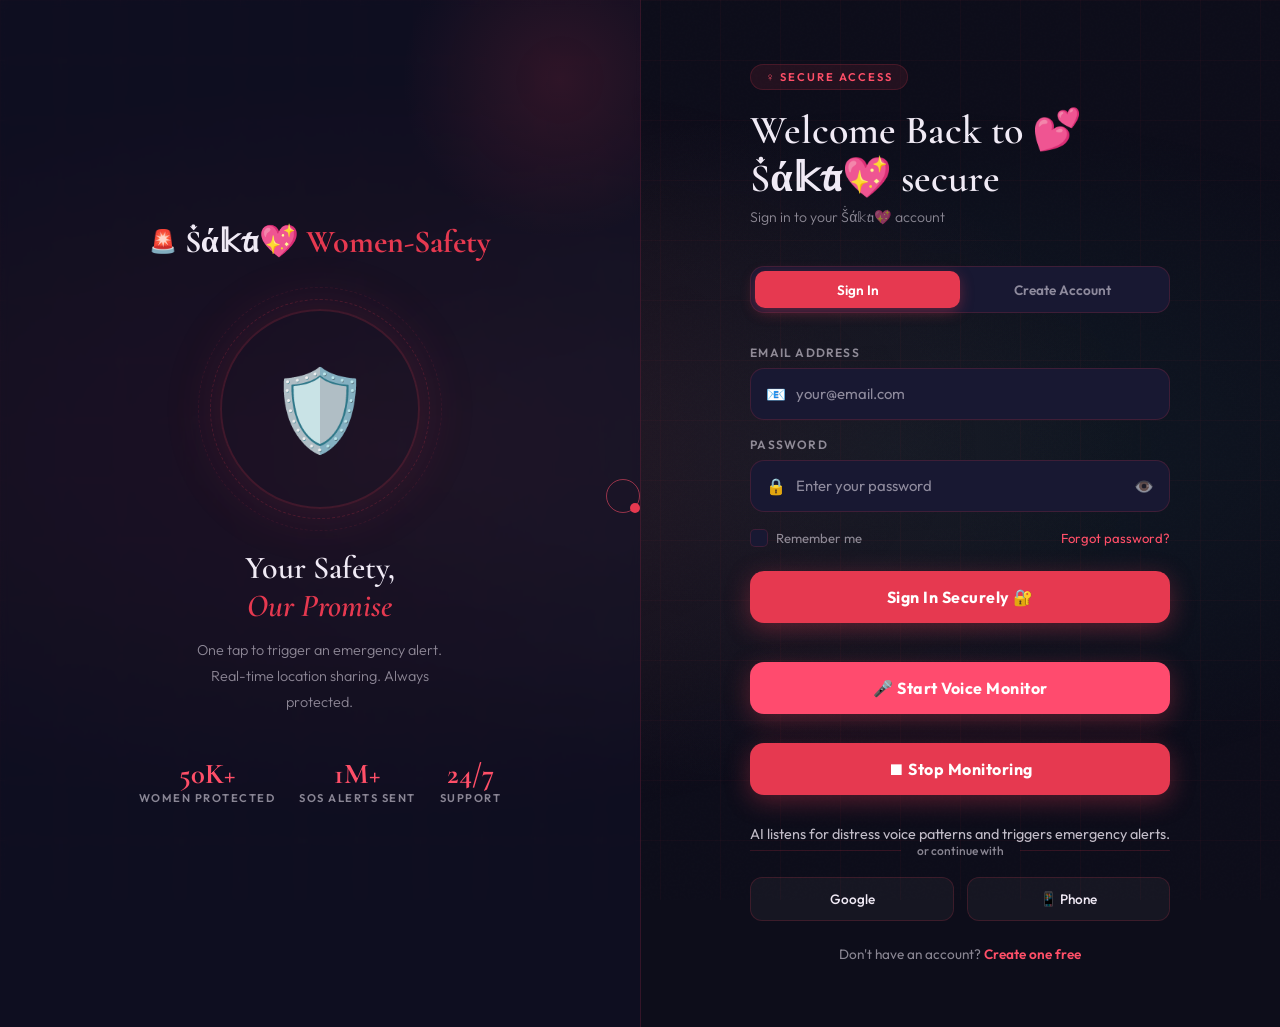
<file: index.html>
<!DOCTYPE html>
<html lang="en">
<head>
<meta charset="UTF-8">
<meta name="viewport" content="width=device-width, initial-scale=1.0">

<title>Login — Sakti-Ai</title>

<link href="https://fonts.googleapis.com/css2?family=Cormorant+Garamond:ital,wght@0,300;0,600;0,700;1,300;1,600&family=Outfit:wght@300;400;500;600;700&display=swap" rel="stylesheet">

<link rel="stylesheet" href="style.css">
</head>

<body>

<div id="cur"></div>
<div id="cur-ring"></div>

<div class="bg-glow"></div>
<div class="bg-grid"></div>

<div id="toast">
<span id="ti">✅</span>
<span id="tm">Done</span>
<div class="toast-bar"></div>
</div>

<div class="page">

<!-- LEFT PANEL -->
<div class="left-panel">

<a class="brand" href="index.html">
<span style="font-size:1.4rem">🚨</span>
<span class="brand-name">Ṧά𝕜𝓽ⲓ💖<span class="brand-dot"> Women-Safety</span></span>
</a>

<div class="left-visual">
<span class="shield-icon">🛡️</span>
</div>

<div class="left-title">
Your Safety,<br><em>Our Promise</em>
</div>

<div class="left-desc">
One tap to trigger an emergency alert. Real-time location sharing. Always protected.
</div>

<div class="left-stats">

<div class="stat">
<div class="stat-num">50K+</div>
<div class="stat-lbl">Women Protected</div>
</div>

<div class="stat">
<div class="stat-num">1M+</div>
<div class="stat-lbl">SOS Alerts Sent</div>
</div>

<div class="stat">
<div class="stat-num">24/7</div>
<div class="stat-lbl">Support</div>
</div>

</div>
</div>


<!-- RIGHT PANEL -->
<div class="right-panel">

<div class="form-card">

<div class="form-header">
<div class="form-eyebrow">♀ Secure Access</div>

<div class="form-title" id="formTitle">
Welcome Back to 💕Ṧά𝕜𝓽ⲓ💖 secure
</div>

<div class="form-sub" id="formSub">
Sign in to your Ṧά𝕜𝓽ⲓ💖 account
</div>
</div>


<!-- TABS -->
<div class="tabs">
<button class="tab active" onclick="switchTab('login')">Sign In</button>
<button class="tab" onclick="switchTab('signup')">Create Account</button>
</div>



<!-- LOGIN FORM -->
<div id="loginForm">

<div class="form-group">
<label class="form-label">Email Address</label>
<div class="input-wrap">
<span class="input-icon">📧</span>
<input type="email" class="form-input" placeholder="your@email.com" id="loginEmail">
</div>
</div>


<div class="form-group">
<label class="form-label">Password</label>
<div class="input-wrap">
<span class="input-icon">🔒</span>
<input type="password" class="form-input" placeholder="Enter your password" id="loginPass" style="padding-right:3rem;">
<button class="eye-btn" onclick="togglePass('loginPass', this)">👁️</button>
</div>
</div>


<div class="form-options">

<label class="remember">
<input type="checkbox">
<div class="cb"></div>
<span>Remember me</span>
</label>

<a href="#" class="forgot-link">Forgot password?</a>

</div>



<button class="submit-btn" onclick="handleLogin()">
Sign In Securely 🔐
</button>


<!-- AI VOICE DISTRESS DETECTION SECTION -->

<div style="margin-top:20px;text-align:center;">

<button class="submit-btn" onclick="startRecording()" style="background:#ff4b6e;">
🎤 Start Voice Monitor
</button>

<button class="submit-btn" onclick="stopRecording()" style="margin-top:10px;">
⏹ Stop Monitoring
</button>

<p style="margin-top:10px;font-size:0.9rem;opacity:0.8;">
AI listens for distress voice patterns and triggers emergency alerts.
</p>

</div>



<div class="divider">
<span>or continue with</span>
</div>


<div class="social-btns">

<button class="social-btn" onclick="toast('🔗','Google login coming soon!')">
Google
</button>

<button class="social-btn" onclick="toast('📱','Phone login coming soon!')">
📱 Phone
</button>

</div>

<div class="switch-text">
Don't have an account?
<span class="switch-link" onclick="switchTab('signup')">Create one free</span>
</div>

</div>



<!-- SIGNUP FORM -->
<div id="signupForm" style="display:none;">

<div class="signup-row">

<div class="form-group">
<label class="form-label">First Name</label>
<div class="input-wrap">
<span class="input-icon">👤</span>
<input type="text" class="form-input" placeholder="Dhananjay">
</div>
</div>

<div class="form-group">
<label class="form-label">Last Name</label>
<div class="input-wrap">
<span class="input-icon">👤</span>
<input type="text" class="form-input" placeholder="Kumar">
</div>
</div>

</div>


<div class="form-group">
<label class="form-label">Email Address</label>
<div class="input-wrap">
<span class="input-icon">📧</span>
<input type="email" class="form-input" placeholder="your@email.com">
</div>
</div>


<div class="form-group">
<label class="form-label">Phone Number</label>
<div class="input-wrap">
<span class="input-icon">📞</span>
<input type="tel" class="form-input" placeholder="+917050705870">
</div>
</div>


<div class="form-group">

<label class="form-label">Password</label>

<div class="input-wrap">
<span class="input-icon">🔒</span>

<input type="password" class="form-input"
placeholder="Create strong password"
id="signupPass"
style="padding-right:3rem;"
oninput="checkStrength(this.value)">

<button class="eye-btn" onclick="togglePass('signupPass',this)">👁️</button>

</div>


<div class="strength-bar">
<div class="strength-seg" id="s1"></div>
<div class="strength-seg" id="s2"></div>
<div class="strength-seg" id="s3"></div>
<div class="strength-seg" id="s4"></div>
</div>

<div class="strength-label" id="strengthLabel">
Enter a password
</div>

</div>


<button class="submit-btn" onclick="handleSignup()">
Create Account ✨
</button>

<div class="switch-text">
Already have an account?
<span class="switch-link" onclick="switchTab('login')">Sign in</span>
</div>

</div>

</div>
</div>
</div>


<script src="script.js"></script>

</body>
</html>
</file>
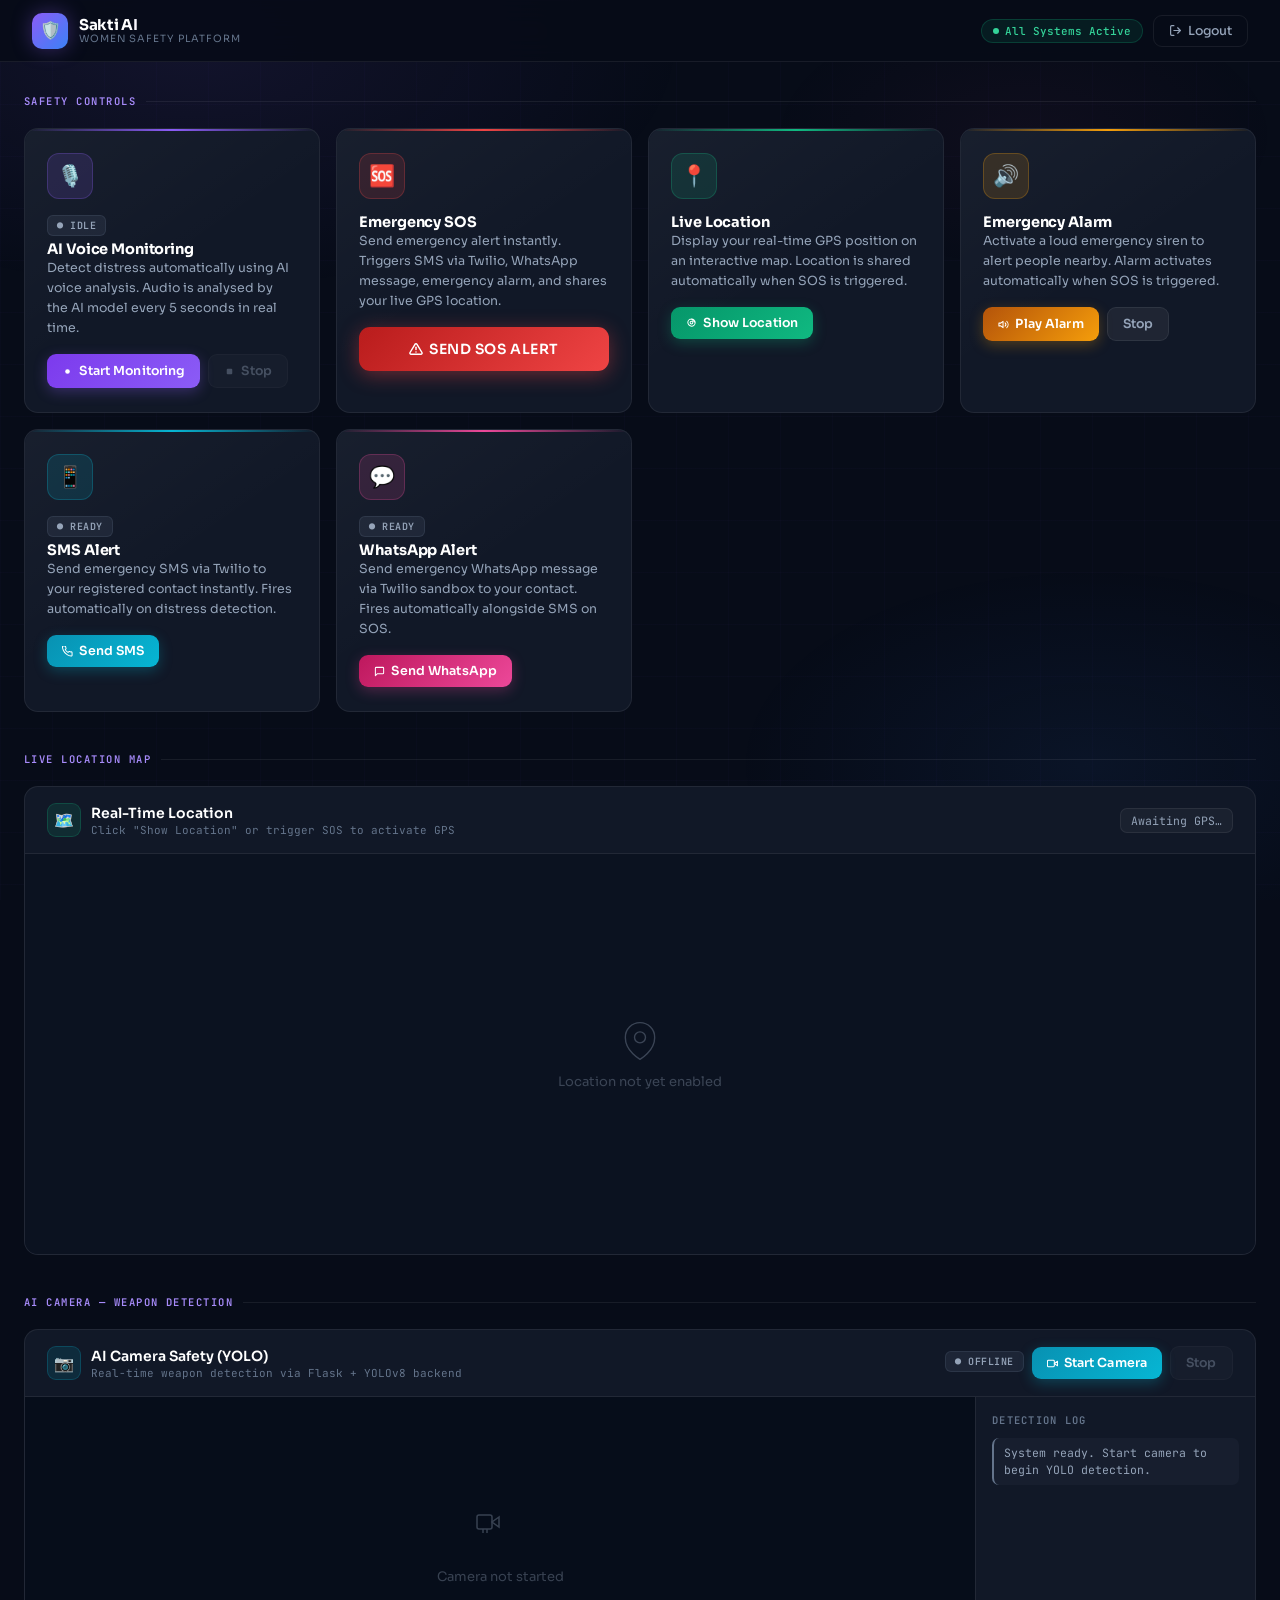
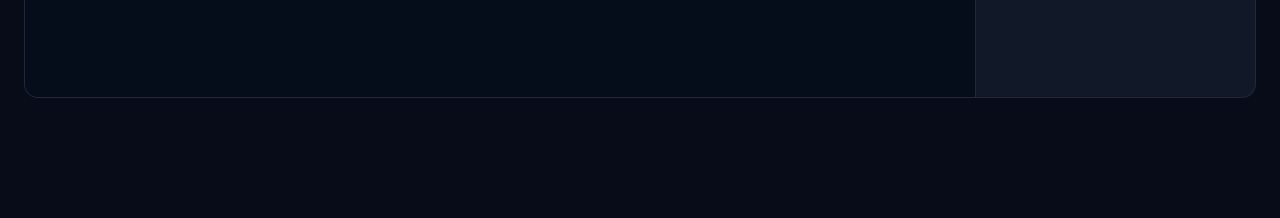
<file: dashboard.html>
<!DOCTYPE html>
<html lang="en">
<head>
<meta charset="UTF-8"/>
<meta name="viewport" content="width=device-width, initial-scale=1.0"/>
<title>Sakti AI — Women Safety</title>
<link href="https://fonts.googleapis.com/css2?family=Sora:wght@300;400;500;600;700;800&family=JetBrains+Mono:wght@400;500;600&display=swap" rel="stylesheet"/>
<style>
*,*::before,*::after{box-sizing:border-box;margin:0;padding:0}
:root{
  --bg:#070c18;--surface:#0d1424;--card:#111827;--card2:#141e30;
  --border:rgba(255,255,255,0.07);--border-hi:rgba(139,92,246,0.4);
  --purple:#8b5cf6;--purple2:#a78bfa;--blue:#3b82f6;--red:#ef4444;
  --green:#10b981;--amber:#f59e0b;--teal:#06b6d4;--pink:#ec4899;
  --text:#e2e8f0;--muted:#64748b;--dim:#94a3b8;
  --font:'Sora',sans-serif;--mono:'JetBrains Mono',monospace;--r:14px;
}
html{scroll-behavior:smooth}
body{font-family:var(--font);background:var(--bg);color:var(--text);min-height:100vh;overflow-x:hidden}
body::before{
  content:'';position:fixed;inset:0;pointer-events:none;z-index:0;
  background:
    radial-gradient(ellipse 70% 50% at 15% 5%,rgba(139,92,246,0.09) 0%,transparent 55%),
    radial-gradient(ellipse 50% 40% at 85% 85%,rgba(59,130,246,0.07) 0%,transparent 55%),
    radial-gradient(ellipse 40% 30% at 80% 15%,rgba(236,72,153,0.04) 0%,transparent 50%)
}
body::after{
  content:'';position:fixed;inset:0;pointer-events:none;z-index:0;
  background-image:linear-gradient(rgba(139,92,246,0.025) 1px,transparent 1px),linear-gradient(90deg,rgba(139,92,246,0.025) 1px,transparent 1px);
  background-size:52px 52px
}

/* HEADER */
header{
  position:sticky;top:0;z-index:100;
  display:flex;align-items:center;justify-content:space-between;
  padding:0 2rem;height:62px;
  background:rgba(7,12,24,0.9);backdrop-filter:blur(20px);
  border-bottom:1px solid var(--border)
}
.logo{display:flex;align-items:center;gap:11px}
.logo-mark{
  width:36px;height:36px;border-radius:10px;flex-shrink:0;font-size:17px;
  background:linear-gradient(135deg,var(--purple),var(--blue));
  display:grid;place-items:center;box-shadow:0 0 20px rgba(139,92,246,0.35)
}
.logo-copy{display:flex;flex-direction:column;line-height:1.1}
.logo-name{
  font-size:15px;font-weight:700;letter-spacing:-0.02em;
  background:linear-gradient(90deg,#fff 30%,var(--purple2));
  -webkit-background-clip:text;-webkit-text-fill-color:transparent;background-clip:text
}
.logo-tag{font-size:10px;color:var(--muted);letter-spacing:0.1em;text-transform:uppercase;-webkit-text-fill-color:var(--muted)}
.hdr-right{display:flex;align-items:center;gap:10px}
.sys-pill{
  display:flex;align-items:center;gap:6px;
  background:rgba(16,185,129,0.1);border:1px solid rgba(16,185,129,0.22);
  border-radius:20px;padding:4px 11px;font-size:11px;font-weight:500;color:#34d399;font-family:var(--mono)
}
.sys-dot{width:6px;height:6px;border-radius:50%;background:#34d399;animation:blink 2s infinite}
@keyframes blink{0%,100%{opacity:1}50%{opacity:.4}}
.btn-logout{
  display:flex;align-items:center;gap:6px;padding:7px 15px;border-radius:9px;
  background:transparent;border:1px solid var(--border);color:var(--dim);
  font-family:var(--font);font-size:12.5px;font-weight:500;cursor:pointer;transition:all .2s
}
.btn-logout:hover{background:rgba(255,255,255,0.06);color:var(--text);border-color:rgba(255,255,255,0.15)}

/* LAYOUT */
.wrap{position:relative;z-index:1;max-width:1280px;margin:0 auto;padding:2rem 1.5rem 5rem}
.sec-label{display:flex;align-items:center;gap:10px;margin-bottom:1.25rem}
.sec-label span{font-size:10.5px;font-weight:600;letter-spacing:0.14em;text-transform:uppercase;color:var(--purple2);font-family:var(--mono);white-space:nowrap}
.sec-line{flex:1;height:1px;background:var(--border)}

/* CARDS */
.cards-grid{display:grid;grid-template-columns:repeat(auto-fill,minmax(255px,1fr));gap:16px;margin-bottom:2.5rem}
.card{
  background:var(--card);border:1px solid var(--border);border-radius:var(--r);
  padding:1.5rem 1.4rem;display:flex;flex-direction:column;gap:14px;
  position:relative;overflow:hidden;transition:transform .25s,border-color .25s,box-shadow .25s
}
.card::before{
  content:'';position:absolute;inset:0;border-radius:var(--r);pointer-events:none;
  background:linear-gradient(145deg,rgba(255,255,255,0.03) 0%,transparent 50%)
}
.card:hover{transform:translateY(-3px);border-color:rgba(255,255,255,0.12);box-shadow:0 16px 50px rgba(0,0,0,0.35)}
.card-accent{position:absolute;top:0;left:0;right:0;height:2px}
.acc-purple{background:linear-gradient(90deg,transparent,var(--purple),transparent)}
.acc-red{background:linear-gradient(90deg,transparent,var(--red),transparent)}
.acc-green{background:linear-gradient(90deg,transparent,var(--green),transparent)}
.acc-amber{background:linear-gradient(90deg,transparent,var(--amber),transparent)}
.acc-teal{background:linear-gradient(90deg,transparent,var(--teal),transparent)}
.acc-pink{background:linear-gradient(90deg,transparent,var(--pink),transparent)}
.card-icon{width:46px;height:46px;border-radius:12px;display:grid;place-items:center;font-size:21px;flex-shrink:0}
.ci-purple{background:rgba(139,92,246,0.14);border:1px solid rgba(139,92,246,0.25)}
.ci-red{background:rgba(239,68,68,0.14);border:1px solid rgba(239,68,68,0.25)}
.ci-green{background:rgba(16,185,129,0.14);border:1px solid rgba(16,185,129,0.25)}
.ci-amber{background:rgba(245,158,11,0.14);border:1px solid rgba(245,158,11,0.25)}
.ci-teal{background:rgba(6,182,212,0.14);border:1px solid rgba(6,182,212,0.25)}
.ci-pink{background:rgba(236,72,153,0.14);border:1px solid rgba(236,72,153,0.25)}
.card-title{font-size:14.5px;font-weight:700;color:#fff;letter-spacing:-0.01em}
.card-desc{font-size:12.5px;color:var(--dim);line-height:1.6;flex:1}
.card-actions{display:flex;gap:8px;flex-wrap:wrap;margin-top:2px}

/* BADGES */
.badge{
  display:inline-flex;align-items:center;gap:5px;padding:3px 9px;border-radius:6px;
  font-size:10px;font-weight:600;font-family:var(--mono);letter-spacing:.05em;margin-bottom:4px
}
.badge-idle{background:rgba(100,116,139,0.15);color:var(--dim);border:1px solid rgba(100,116,139,0.2)}
.badge-live{background:rgba(16,185,129,0.12);color:#34d399;border:1px solid rgba(16,185,129,0.25)}
.badge-live .bd{width:5px;height:5px;border-radius:50%;background:#34d399;animation:blink 1s infinite}
.badge-warn{background:rgba(239,68,68,0.12);color:#fca5a5;border:1px solid rgba(239,68,68,0.25)}
.badge-ok{background:rgba(16,185,129,0.12);color:#6ee7b7;border:1px solid rgba(16,185,129,0.25)}
.badge-info{background:rgba(59,130,246,0.12);color:#93c5fd;border:1px solid rgba(59,130,246,0.25)}

/* BUTTONS */
.btn{
  display:inline-flex;align-items:center;justify-content:center;gap:6px;
  padding:8px 15px;border-radius:9px;border:none;cursor:pointer;
  font-family:var(--font);font-size:12.5px;font-weight:600;
  transition:all .2s;letter-spacing:.01em
}
.btn:active{transform:scale(.96)}
.btn:disabled{opacity:.4;cursor:not-allowed;transform:none!important}
.btn-purple{background:linear-gradient(135deg,#7c3aed,var(--purple));color:#fff;box-shadow:0 4px 14px rgba(139,92,246,0.3)}
.btn-purple:hover:not(:disabled){box-shadow:0 6px 22px rgba(139,92,246,0.5);transform:translateY(-1px)}
.btn-red{background:linear-gradient(135deg,#dc2626,var(--red));color:#fff;box-shadow:0 4px 14px rgba(239,68,68,0.32)}
.btn-red:hover{box-shadow:0 6px 22px rgba(239,68,68,0.52);transform:translateY(-1px)}
.btn-green{background:linear-gradient(135deg,#059669,var(--green));color:#fff;box-shadow:0 4px 14px rgba(16,185,129,0.28)}
.btn-green:hover{box-shadow:0 6px 22px rgba(16,185,129,0.46);transform:translateY(-1px)}
.btn-amber{background:linear-gradient(135deg,#b45309,var(--amber));color:#fff;box-shadow:0 4px 14px rgba(245,158,11,0.28)}
.btn-amber:hover{box-shadow:0 6px 22px rgba(245,158,11,0.46);transform:translateY(-1px)}
.btn-teal{background:linear-gradient(135deg,#0891b2,var(--teal));color:#fff;box-shadow:0 4px 14px rgba(6,182,212,0.28)}
.btn-teal:hover{box-shadow:0 6px 22px rgba(6,182,212,0.46);transform:translateY(-1px)}
.btn-pink{background:linear-gradient(135deg,#be185d,var(--pink));color:#fff;box-shadow:0 4px 14px rgba(236,72,153,0.28)}
.btn-pink:hover{box-shadow:0 6px 22px rgba(236,72,153,0.46);transform:translateY(-1px)}
.btn-ghost{background:rgba(255,255,255,0.06);color:var(--dim);border:1px solid var(--border)}
.btn-ghost:hover:not(:disabled){background:rgba(255,255,255,0.1);color:var(--text);border-color:rgba(255,255,255,0.14)}
.btn-sos-main{
  width:100%;padding:13px;font-size:14px;letter-spacing:.04em;
  background:linear-gradient(135deg,#b91c1c,var(--red));color:#fff;border-radius:11px;
  box-shadow:0 4px 20px rgba(239,68,68,0.4);animation:sos-glow 1.6s ease-in-out infinite
}
@keyframes sos-glow{0%,100%{box-shadow:0 4px 20px rgba(239,68,68,0.4)}50%{box-shadow:0 6px 32px rgba(239,68,68,0.65)}}
.btn-sos-main:hover{animation:none;box-shadow:0 8px 36px rgba(239,68,68,0.7);transform:translateY(-1px)}

/* MAP */
.map-wrap{background:var(--card);border:1px solid var(--border);border-radius:var(--r);overflow:hidden;margin-bottom:2.5rem}
.map-hdr{display:flex;align-items:center;justify-content:space-between;padding:1rem 1.4rem;border-bottom:1px solid var(--border)}
.map-hdr-left{display:flex;align-items:center;gap:10px}
.map-hdr-icon{width:34px;height:34px;border-radius:9px;background:rgba(16,185,129,0.12);border:1px solid rgba(16,185,129,0.22);display:grid;place-items:center;font-size:16px}
.map-hdr-title{font-size:14px;font-weight:600;color:#fff}
.map-hdr-sub{font-size:11px;color:var(--muted);margin-top:1px;font-family:var(--mono)}
.map-coords{font-size:11.5px;font-family:var(--mono);color:var(--dim);background:rgba(255,255,255,0.04);padding:4px 10px;border-radius:7px;border:1px solid var(--border)}
#map{width:100%;height:400px;background:#0b1220;display:flex;align-items:center;justify-content:center;flex-direction:column;gap:10px}
#map iframe{width:100%;height:100%;border:none;display:block}
.map-ph{display:flex;flex-direction:column;align-items:center;gap:10px;opacity:.35}
.map-ph svg{width:44px;height:44px;stroke:var(--dim)}
.map-ph span{font-size:13px;color:var(--dim)}

/* CAMERA */
.camera-wrap{background:var(--card);border:1px solid var(--border);border-radius:var(--r);overflow:hidden;margin-bottom:2.5rem}
.camera-hdr{display:flex;align-items:center;justify-content:space-between;padding:1rem 1.4rem;border-bottom:1px solid var(--border);flex-wrap:wrap;gap:10px}
.camera-hdr-left{display:flex;align-items:center;gap:10px}
.camera-hdr-icon{width:34px;height:34px;border-radius:9px;background:rgba(6,182,212,0.12);border:1px solid rgba(6,182,212,0.22);display:grid;place-items:center;font-size:16px}
.camera-hdr-title{font-size:14px;font-weight:600;color:#fff}
.camera-hdr-sub{font-size:11px;color:var(--muted);margin-top:1px;font-family:var(--mono)}
.camera-body{display:grid;grid-template-columns:1fr 280px;min-height:300px}
@media(max-width:720px){.camera-body{grid-template-columns:1fr}}
#cameraFeed{position:relative;background:#060d1a;display:flex;align-items:center;justify-content:center;min-height:300px}
#camVideo{width:100%;max-height:380px;object-fit:cover;display:none;vertical-align:top}
.cam-ph{display:flex;flex-direction:column;align-items:center;gap:10px;opacity:.35}
.cam-ph svg{width:48px;height:48px;stroke:var(--dim)}
.cam-ph span{font-size:13px;color:var(--dim)}
.weapon-banner{
  display:none;position:absolute;top:12px;left:50%;transform:translateX(-50%);
  background:rgba(239,68,68,0.92);color:#fff;padding:8px 20px;border-radius:8px;
  font-size:13px;font-weight:700;letter-spacing:.05em;white-space:nowrap;z-index:10;backdrop-filter:blur(8px)
}
.weapon-banner.show{display:block;animation:fin .3s ease}
@keyframes fin{from{opacity:0;transform:translateX(-50%) scale(.9)}to{opacity:1;transform:translateX(-50%) scale(1)}}
.camera-log{border-left:1px solid var(--border);padding:1rem;display:flex;flex-direction:column;gap:7px;overflow-y:auto;max-height:380px}
.log-title{font-size:10.5px;font-weight:600;letter-spacing:.12em;text-transform:uppercase;color:var(--muted);font-family:var(--mono);margin-bottom:4px;flex-shrink:0}
.log-entry{padding:7px 10px;border-radius:7px;font-size:11.5px;font-family:var(--mono);border-left:2px solid;line-height:1.45;flex-shrink:0}
.log-ok{background:rgba(16,185,129,0.07);border-color:var(--green);color:#6ee7b7}
.log-warn{background:rgba(239,68,68,0.09);border-color:var(--red);color:#fca5a5}
.log-info{background:rgba(59,130,246,0.07);border-color:var(--blue);color:#93c5fd}
.log-dim{background:rgba(100,116,139,0.07);border-color:var(--muted);color:var(--dim)}

/* SOS MODAL */
.sos-overlay{display:none;position:fixed;inset:0;background:rgba(0,0,0,0.72);backdrop-filter:blur(6px);z-index:500;align-items:center;justify-content:center}
.sos-overlay.show{display:flex;animation:fin .3s ease}
.sos-modal{
  background:var(--card2);border:2px solid var(--red);border-radius:20px;
  padding:2.5rem;text-align:center;max-width:420px;width:90%;
  box-shadow:0 0 80px rgba(239,68,68,0.3);animation:pop-in .4s cubic-bezier(.34,1.56,.64,1)
}
@keyframes pop-in{from{transform:scale(.7);opacity:0}to{transform:scale(1);opacity:1}}
.sos-ico{font-size:52px;animation:sob 1s ease-in-out infinite;display:block;margin-bottom:14px}
@keyframes sob{0%,100%{transform:scale(1)}50%{transform:scale(1.12)}}
.sos-modal h2{font-size:22px;font-weight:800;color:var(--red);letter-spacing:-.02em;margin-bottom:8px}
.sos-modal p{font-size:13px;color:var(--dim);line-height:1.7;margin-bottom:1.5rem}
.sos-grid{display:grid;grid-template-columns:1fr 1fr;gap:8px;margin-bottom:1.5rem}
.sos-stat{background:rgba(255,255,255,0.04);border:1px solid var(--border);border-radius:10px;padding:10px;text-align:center}
.sos-stat .si{font-size:20px;margin-bottom:4px}
.sos-stat .sl{font-size:10px;font-family:var(--mono);color:var(--muted);text-transform:uppercase;letter-spacing:.08em}
.sos-stat .sv{font-size:12px;font-weight:600;font-family:var(--mono);margin-top:3px}
.sv.sent{color:#34d399}.sv.sending{color:var(--amber)}.sv.fail{color:var(--red)}
.btn-dismiss{
  width:100%;padding:12px;border-radius:10px;border:none;cursor:pointer;
  background:rgba(239,68,68,0.14);border:1px solid rgba(239,68,68,0.3);
  color:var(--red);font-family:var(--font);font-size:13.5px;font-weight:600;transition:all .2s
}
.btn-dismiss:hover{background:rgba(239,68,68,0.24)}

/* TOAST */
.toast-stack{position:fixed;top:74px;right:18px;z-index:400;display:flex;flex-direction:column;gap:8px;pointer-events:none}
.toast{
  background:var(--card2);border:1px solid var(--border);border-radius:11px;
  padding:11px 16px;min-width:270px;max-width:340px;
  display:flex;align-items:flex-start;gap:10px;
  box-shadow:0 12px 40px rgba(0,0,0,0.5);
  transform:translateX(115%);transition:transform .35s cubic-bezier(.34,1.56,.64,1);pointer-events:auto
}
.toast.show{transform:translateX(0)}
.toast-ico{width:32px;height:32px;border-radius:8px;display:grid;place-items:center;font-size:15px;flex-shrink:0}
.ti-danger{background:rgba(239,68,68,0.12);border:1px solid rgba(239,68,68,0.2)}
.ti-success{background:rgba(16,185,129,0.12);border:1px solid rgba(16,185,129,0.2)}
.ti-info{background:rgba(59,130,246,0.12);border:1px solid rgba(59,130,246,0.2)}
.ti-warn{background:rgba(245,158,11,0.12);border:1px solid rgba(245,158,11,0.2)}
.toast-body{flex:1}
.toast-title{font-size:12.5px;font-weight:600;margin-bottom:2px}
.toast-msg{font-size:11.5px;color:var(--dim);line-height:1.4}
.toast-close{background:none;border:none;color:var(--muted);cursor:pointer;font-size:15px;line-height:1;flex-shrink:0}
.toast-close:hover{color:var(--text)}

@media(max-width:640px){
  header{padding:0 1rem}
  .logo-tag,.sys-pill{display:none}
  .wrap{padding:1.2rem 1rem 3rem}
  .cards-grid{grid-template-columns:1fr}
  .toast-stack{right:8px;left:8px}
  .toast{min-width:unset}
  .sos-grid{grid-template-columns:1fr 1fr}
  .camera-body{grid-template-columns:1fr}
  .camera-log{border-left:none;border-top:1px solid var(--border)}
}
</style>
</head>
<body>

<!-- HEADER -->
<header>
  <div class="logo">
    <div class="logo-mark">🛡️</div>
    <div class="logo-copy">
      <span class="logo-name">Sakti AI</span>
      <span class="logo-tag">Women Safety Platform</span>
    </div>
  </div>
  <div class="hdr-right">
    <div class="sys-pill"><span class="sys-dot"></span>All Systems Active</div>
    <button class="btn-logout" onclick="logout()">
      <svg width="13" height="13" viewBox="0 0 24 24" fill="none" stroke="currentColor" stroke-width="2.2" stroke-linecap="round" stroke-linejoin="round">
        <path d="M9 21H5a2 2 0 01-2-2V5a2 2 0 012-2h4"/><polyline points="16 17 21 12 16 7"/><line x1="21" y1="12" x2="9" y2="12"/>
      </svg>
      Logout
    </button>
  </div>
</header>

<!-- MAIN -->
<div class="wrap">

  <div class="sec-label"><span>Safety Controls</span><div class="sec-line"></div></div>

  <div class="cards-grid">

    <!-- Voice Monitoring -->
    <div class="card">
      <div class="card-accent acc-purple"></div>
      <div class="card-icon ci-purple">🎙️</div>
      <div>
        <div class="badge badge-idle" id="voiceBadge">● IDLE</div>
        <div class="card-title">AI Voice Monitoring</div>
        <p class="card-desc">Detect distress automatically using AI voice analysis. Audio is analysed by the AI model every 5 seconds in real time.</p>
      </div>
      <div class="card-actions">
        <button class="btn btn-purple" id="btnStart" onclick="startMonitoring()">
          <svg width="11" height="11" viewBox="0 0 24 24" fill="currentColor"><circle cx="12" cy="12" r="5"/></svg>
          Start Monitoring
        </button>
        <button class="btn btn-ghost" id="btnStop" onclick="stopMonitoring()" disabled>
          <svg width="11" height="11" viewBox="0 0 24 24" fill="currentColor"><rect x="6" y="6" width="12" height="12" rx="2"/></svg>
          Stop
        </button>
      </div>
    </div>

    <!-- SOS -->
    <div class="card">
      <div class="card-accent acc-red"></div>
      <div class="card-icon ci-red">🆘</div>
      <div>
        <div class="card-title">Emergency SOS</div>
        <p class="card-desc">Send emergency alert instantly. Triggers SMS via Twilio, WhatsApp message, emergency alarm, and shares your live GPS location.</p>
      </div>
      <div class="card-actions" style="width:100%">
        <button class="btn btn-sos-main" onclick="triggerSOS()">
          <svg width="14" height="14" viewBox="0 0 24 24" fill="none" stroke="currentColor" stroke-width="2.5" stroke-linecap="round" stroke-linejoin="round">
            <path d="M10.29 3.86L1.82 18a2 2 0 001.71 3h16.94a2 2 0 001.71-3L13.71 3.86a2 2 0 00-3.42 0z"/>
            <line x1="12" y1="9" x2="12" y2="13"/><line x1="12" y1="17" x2="12.01" y2="17"/>
          </svg>
          SEND SOS ALERT
        </button>
      </div>
    </div>

    <!-- Location -->
    <div class="card">
      <div class="card-accent acc-green"></div>
      <div class="card-icon ci-green">📍</div>
      <div>
        <div class="card-title">Live Location</div>
        <p class="card-desc">Display your real-time GPS position on an interactive map. Location is shared automatically when SOS is triggered.</p>
      </div>
      <div class="card-actions">
        <button class="btn btn-green" onclick="shareLocation()">
          <svg width="11" height="11" viewBox="0 0 24 24" fill="none" stroke="currentColor" stroke-width="2.2" stroke-linecap="round" stroke-linejoin="round">
            <circle cx="12" cy="10" r="3"/><path d="M12 2a8 8 0 010 16c-4.4 0-8-5-8-8a8 8 0 0116 0z"/>
          </svg>
          Show Location
        </button>
      </div>
    </div>

    <!-- Alarm -->
    <div class="card">
      <div class="card-accent acc-amber"></div>
      <div class="card-icon ci-amber">🔊</div>
      <div>
        <div class="card-title">Emergency Alarm</div>
        <p class="card-desc">Activate a loud emergency siren to alert people nearby. Alarm activates automatically when SOS is triggered.</p>
      </div>
      <div class="card-actions">
        <button class="btn btn-amber" id="btnAlarm" onclick="playAlarm()">
          <svg width="11" height="11" viewBox="0 0 24 24" fill="none" stroke="currentColor" stroke-width="2.2" stroke-linecap="round" stroke-linejoin="round">
            <polygon points="11 5 6 9 2 9 2 15 6 15 11 19 11 5"/>
            <path d="M19.07 4.93a10 10 0 010 14.14"/><path d="M15.54 8.46a5 5 0 010 7.07"/>
          </svg>
          Play Alarm
        </button>
        <button class="btn btn-ghost" onclick="stopAlarm()">Stop</button>
      </div>
    </div>

    <!-- SMS -->
    <div class="card">
      <div class="card-accent acc-teal"></div>
      <div class="card-icon ci-teal">📱</div>
      <div>
        <div class="badge badge-idle" id="smsBadge">● READY</div>
        <div class="card-title">SMS Alert</div>
        <p class="card-desc">Send emergency SMS via Twilio to your registered contact instantly. Fires automatically on distress detection.</p>
      </div>
      <div class="card-actions">
        <button class="btn btn-teal" onclick="sendSMS(true)">
          <svg width="11" height="11" viewBox="0 0 24 24" fill="none" stroke="currentColor" stroke-width="2.2" stroke-linecap="round" stroke-linejoin="round">
            <path d="M22 16.92v3a2 2 0 01-2.18 2 19.79 19.79 0 01-8.63-3.07A19.5 19.5 0 013.07 9.81 19.79 19.79 0 01.94 1.18 2 2 0 012.92 0h3a2 2 0 012 1.72c.127.96.361 1.903.7 2.81a2 2 0 01-.45 2.11L7.09 7.91a16 16 0 006 6l1.27-1.27a2 2 0 012.11-.45c.907.339 1.85.573 2.81.7A2 2 0 0122 14.92z"/>
          </svg>
          Send SMS
        </button>
      </div>
    </div>

    <!-- WhatsApp -->
    <div class="card">
      <div class="card-accent acc-pink"></div>
      <div class="card-icon ci-pink">💬</div>
      <div>
        <div class="badge badge-idle" id="waBadge">● READY</div>
        <div class="card-title">WhatsApp Alert</div>
        <p class="card-desc">Send emergency WhatsApp message via Twilio sandbox to your contact. Fires automatically alongside SMS on SOS.</p>
      </div>
      <div class="card-actions">
        <button class="btn btn-pink" onclick="sendWhatsApp(true)">
          <svg width="11" height="11" viewBox="0 0 24 24" fill="none" stroke="currentColor" stroke-width="2.2" stroke-linecap="round" stroke-linejoin="round">
            <path d="M21 15a2 2 0 01-2 2H7l-4 4V5a2 2 0 012-2h14a2 2 0 012 2z"/>
          </svg>
          Send WhatsApp
        </button>
      </div>
    </div>

  </div>

  <!-- MAP -->
  <div class="sec-label"><span>Live Location Map</span><div class="sec-line"></div></div>
  <div class="map-wrap">
    <div class="map-hdr">
      <div class="map-hdr-left">
        <div class="map-hdr-icon">🗺️</div>
        <div>
          <div class="map-hdr-title">Real-Time Location</div>
          <div class="map-hdr-sub">Click "Show Location" or trigger SOS to activate GPS</div>
        </div>
      </div>
      <div class="map-coords" id="coordsDisplay">Awaiting GPS…</div>
    </div>
    <div id="map">
      <div class="map-ph" id="mapPh">
        <svg viewBox="0 0 48 48" fill="none">
          <path d="M24 44s-16-9-16-23.6A16 16 0 0124 4a16 16 0 0116 16.4C40 35 24 44 24 44z" stroke-width="1.5"/>
          <circle cx="24" cy="20" r="6" stroke-width="1.5"/>
        </svg>
        <span>Location not yet enabled</span>
      </div>
      <iframe id="mapFrame" allowfullscreen style="display:none;width:100%;height:100%;border:none"></iframe>
    </div>
  </div>

  <!-- CAMERA WEAPON DETECTION -->
  <div class="sec-label"><span>AI Camera — Weapon Detection</span><div class="sec-line"></div></div>
  <div class="camera-wrap">
    <div class="camera-hdr">
      <div class="camera-hdr-left">
        <div class="camera-hdr-icon">📷</div>
        <div>
          <div class="camera-hdr-title">AI Camera Safety (YOLO)</div>
          <div class="camera-hdr-sub">Real-time weapon detection via Flask + YOLOv8 backend</div>
        </div>
      </div>
      <div style="display:flex;align-items:center;gap:8px;flex-wrap:wrap">
        <div class="badge badge-idle" id="camBadge">● OFFLINE</div>
        <button class="btn btn-teal" id="btnCamStart" onclick="startCamera()">
          <svg width="11" height="11" viewBox="0 0 24 24" fill="none" stroke="currentColor" stroke-width="2.2" stroke-linecap="round" stroke-linejoin="round">
            <path d="M23 7l-7 5 7 5V7z"/><rect x="1" y="5" width="15" height="14" rx="2" ry="2"/>
          </svg>
          Start Camera
        </button>
        <button class="btn btn-ghost" id="btnCamStop" onclick="stopCamera()" disabled>Stop</button>
      </div>
    </div>
    <div class="camera-body">
      <div id="cameraFeed">
        <div class="weapon-banner" id="weaponBanner">🚨 WEAPON DETECTED</div>
        <div class="cam-ph" id="camPh">
          <svg viewBox="0 0 48 48" fill="none">
            <path d="M23 7l-7 5 7 5V7z" stroke-width="1.5"/><rect x="1" y="5" width="15" height="14" rx="2" stroke-width="1.5"/>
            <line x1="7" y1="19" x2="7" y2="23" stroke-width="1.5"/><line x1="11" y1="19" x2="11" y2="23" stroke-width="1.5"/>
          </svg>
          <span>Camera not started</span>
        </div>
        <video id="camVideo" autoplay muted playsinline></video>
      </div>
      <div class="camera-log" id="cameraLog">
        <div class="log-title">Detection Log</div>
        <div class="log-entry log-dim">System ready. Start camera to begin YOLO detection.</div>
      </div>
    </div>
  </div>

</div><!-- /.wrap -->

<!-- SOS OVERLAY -->
<div class="sos-overlay" id="sosOverlay">
  <div class="sos-modal">
    <span class="sos-ico">🆘</span>
    <h2>SOS Alert Sent!</h2>
    <p>Emergency dispatched to all contacts.<br>Your live location is being tracked.<br>Stay calm — help is on the way.</p>
    <div class="sos-grid">
      <div class="sos-stat">
        <div class="si">📱</div>
        <div class="sl">SMS</div>
        <div class="sv sending" id="sosSmsSt">Sending…</div>
      </div>
      <div class="sos-stat">
        <div class="si">💬</div>
        <div class="sl">WhatsApp</div>
        <div class="sv sending" id="sosWaSt">Sending…</div>
      </div>
      <div class="sos-stat">
        <div class="si">📍</div>
        <div class="sl">Location</div>
        <div class="sv sending" id="sosLocSt">Fetching…</div>
      </div>
      <div class="sos-stat">
        <div class="si">🔊</div>
        <div class="sl">Alarm</div>
        <div class="sv sent" id="sosAlarmSt">Active</div>
      </div>
    </div>
    <button class="btn-dismiss" onclick="dismissSOS()">Dismiss Alert</button>
  </div>
</div>

<!-- TOAST STACK -->
<div class="toast-stack" id="toastStack"></div>

<script>
/* ══════════════════════════════════════
   TOAST
══════════════════════════════════════ */
var _tc = 0;
function showToast(title, msg, type) {
  type = type || 'info';
  var icons = { danger:'🚨', success:'✅', info:'ℹ️', warn:'⚠️' };
  var id = 'toast' + (++_tc);
  var el = document.createElement('div');
  el.className = 'toast'; el.id = id;
  el.innerHTML =
    '<div class="toast-ico ti-' + type + '">' + icons[type] + '</div>' +
    '<div class="toast-body"><div class="toast-title">' + title + '</div>' +
    '<div class="toast-msg">' + msg + '</div></div>' +
    '<button class="toast-close" onclick="rmToast(\'' + id + '\')">✕</button>';
  document.getElementById('toastStack').appendChild(el);
  requestAnimationFrame(function(){ el.classList.add('show'); });
  setTimeout(function(){ rmToast(id); }, 4800);
}
function rmToast(id) {
  var el = document.getElementById(id);
  if (!el) return;
  el.classList.remove('show');
  setTimeout(function(){ if (el.parentNode) el.parentNode.removeChild(el); }, 400);
}

/* ══════════════════════════════════════
   LOGOUT
══════════════════════════════════════ */
function logout() {
  stopMonitoring(); stopAlarm(); stopCamera();
  showToast('Logging out', 'Stay safe.', 'info');
  setTimeout(function(){ window.location.href = 'index.html'; }, 900);
}

/* ══════════════════════════════════════
   ALARM  (Web Audio API)
══════════════════════════════════════ */
var _aCtx = null, _aOscs = [], _aOn = false, _aTimer = null;

function playAlarm() {
  if (_aOn) return;
  _aOn = true;
  _sirenLoop();
  document.getElementById('btnAlarm').textContent = '🔊 Active';
  showToast('Alarm Activated', 'Emergency siren is sounding.', 'warn');
}
function _sirenLoop() {
  if (!_aOn) return;
  try {
    _aCtx = new (window.AudioContext || window.webkitAudioContext)();
    var now = _aCtx.currentTime;
    for (var i = 0; i < 14; i++) {
      var osc = _aCtx.createOscillator();
      var gain = _aCtx.createGain();
      osc.connect(gain); gain.connect(_aCtx.destination);
      osc.type = 'sawtooth';
      var t = now + i * 0.45;
      osc.frequency.setValueAtTime(i % 2 === 0 ? 880 : 1200, t);
      gain.gain.setValueAtTime(0.42, t);
      gain.gain.exponentialRampToValueAtTime(0.001, t + 0.43);
      osc.start(t); osc.stop(t + 0.45);
      _aOscs.push(osc);
    }
    _aTimer = setTimeout(function(){ if (_aOn) _sirenLoop(); }, 6400);
  } catch(e) { console.warn('Alarm:', e); }
}
function stopAlarm() {
  _aOn = false;
  clearTimeout(_aTimer);
  _aOscs.forEach(function(o){ try{ o.stop(); }catch(e){} });
  _aOscs = [];
  if (_aCtx) { _aCtx.close().catch(function(){}); _aCtx = null; }
  var b = document.getElementById('btnAlarm');
  if (b) b.innerHTML = '<svg width="11" height="11" viewBox="0 0 24 24" fill="none" stroke="currentColor" stroke-width="2.2" stroke-linecap="round" stroke-linejoin="round"><polygon points="11 5 6 9 2 9 2 15 6 15 11 19 11 5"/><path d="M19.07 4.93a10 10 0 010 14.14"/><path d="M15.54 8.46a5 5 0 010 7.07"/></svg> Play Alarm';
}

/* ══════════════════════════════════════
   LOCATION
══════════════════════════════════════ */
function shareLocation() {
  if (!navigator.geolocation) { showToast('No GPS', 'Geolocation not supported.', 'warn'); return; }
  showToast('Fetching GPS', 'Requesting your coordinates…', 'info');
  navigator.geolocation.getCurrentPosition(
    function(pos) {
      var lat = pos.coords.latitude, lng = pos.coords.longitude;
      document.getElementById('coordsDisplay').textContent = lat.toFixed(6) + '°, ' + lng.toFixed(6) + '°';
      document.getElementById('mapPh').style.display = 'none';
      var f = document.getElementById('mapFrame');
      f.src = 'https://maps.google.com/maps?q=' + lat + ',' + lng + '&z=16&output=embed';
      f.style.display = 'block';
      setSosStatus('sosLocSt', 'Shared ✓', 'sent');
      showToast('Location Found', lat.toFixed(5) + ', ' + lng.toFixed(5), 'success');
    },
    function(err) {
      showToast('Location Denied', err.message, 'danger');
      setSosStatus('sosLocSt', 'Failed', 'fail');
    },
    { enableHighAccuracy: true, timeout: 10000 }
  );
}

/* ══════════════════════════════════════
   SMS  →  POST /send-sms
══════════════════════════════════════ */
function sendSMS(manual) {
  setBadge('smsBadge', 'info', '● SENDING');
  fetch('http://127.0.0.1:8000/send-sms', { method: 'POST' })
    .then(function(r){ return r.json(); })
    .then(function(d) {
      setBadge('smsBadge', 'ok', '● SENT');
      setSosStatus('sosSmsSt', 'Sent ✓', 'sent');
      showToast('SMS Sent', 'Emergency SMS dispatched. SID: ' + (d.sid || 'OK'), 'success');
      setTimeout(function(){ setBadge('smsBadge','idle','● READY'); }, 6000);
    })
    .catch(function(e) {
      setBadge('smsBadge', 'warn', '● ERROR');
      setSosStatus('sosSmsSt', 'Failed', 'fail');
      if (manual) showToast('SMS Failed', 'Check Flask backend: ' + e.message, 'danger');
      console.warn('[Sakti] SMS:', e.message);
      setTimeout(function(){ setBadge('smsBadge','idle','● READY'); }, 5000);
    });
}

/* ══════════════════════════════════════
   WHATSAPP  →  POST /send-whatsapp
══════════════════════════════════════ */
function sendWhatsApp(manual) {
  setBadge('waBadge', 'info', '● SENDING');
  fetch('http://127.0.0.1:8000/send-whatsapp', { method: 'POST' })
    .then(function(r){ return r.json(); })
    .then(function(d) {
      setBadge('waBadge', 'ok', '● SENT');
      setSosStatus('sosWaSt', 'Sent ✓', 'sent');
      showToast('WhatsApp Sent', 'Emergency WhatsApp message dispatched.', 'success');
      setTimeout(function(){ setBadge('waBadge','idle','● READY'); }, 6000);
    })
    .catch(function(e) {
      setBadge('waBadge', 'warn', '● ERROR');
      setSosStatus('sosWaSt', 'Failed', 'fail');
      if (manual) showToast('WhatsApp Failed', 'Check Flask backend: ' + e.message, 'danger');
      console.warn('[Sakti] WhatsApp:', e.message);
      setTimeout(function(){ setBadge('waBadge','idle','● READY'); }, 5000);
    });
}

/* ══════════════════════════════════════
   SOS — orchestrates all modules
══════════════════════════════════════ */
function triggerSOS() {
  setSosStatus('sosSmsSt',  'Sending…', 'sending');
  setSosStatus('sosWaSt',   'Sending…', 'sending');
  setSosStatus('sosLocSt',  'Fetching…','sending');
  setSosStatus('sosAlarmSt','Active',   'sent');
  document.getElementById('sosOverlay').classList.add('show');
  playAlarm();
  shareLocation();
  sendSMS(false);
  sendWhatsApp(false);
  showToast('SOS TRIGGERED', 'SMS, WhatsApp, alarm & location activated.', 'danger');
}
function dismissSOS() {
  document.getElementById('sosOverlay').classList.remove('show');
  stopAlarm();
}

/* ══════════════════════════════════════
   AI VOICE MONITORING
══════════════════════════════════════ */
var _mr = null, _mint = null, _ms = null, _mon = false;

function startMonitoring() {
  if (_mon) return;
  if (!navigator.mediaDevices) { showToast('Not Supported', 'Mic API unavailable.', 'warn'); return; }
  navigator.mediaDevices.getUserMedia({ audio: true })
    .then(function(stream) {
      _ms = stream; _mon = true;
      setVoiceUI(true);
      showToast('Monitoring Active', 'AI listening for distress every 5s.', 'success');
      _cycle();
      _mint = setInterval(_cycle, 5000);
    })
    .catch(function(){ showToast('Mic Denied', 'Microphone access blocked.', 'danger'); });
}
function stopMonitoring() {
  if (!_mon) return;
  _mon = false;
  clearInterval(_mint); _mint = null;
  if (_mr && _mr.state === 'recording') { try{ _mr.stop(); }catch(e){} }
  if (_ms) { _ms.getTracks().forEach(function(t){ t.stop(); }); _ms = null; }
  _mr = null;
  setVoiceUI(false);
  showToast('Monitoring Stopped', 'AI voice monitoring off.', 'info');
}
function setVoiceUI(on) {
  var b = document.getElementById('voiceBadge');
  var s = document.getElementById('btnStart');
  var x = document.getElementById('btnStop');
  if (on) { b.className='badge badge-live'; b.innerHTML='<span class="bd"></span> LIVE'; s.disabled=true; x.disabled=false; }
  else    { b.className='badge badge-idle'; b.innerHTML='● IDLE'; s.disabled=false; x.disabled=true; }
}
function _cycle() {
  if (!_mon || !_ms) return;
  var chunks = [];
  try { _mr = new MediaRecorder(_ms); } catch(e){ return; }
  _mr.ondataavailable = function(e){ if(e.data && e.data.size>0) chunks.push(e.data); };
  _mr.onstop = function(){
    sendAudioToAI(new Blob(chunks, { type:'audio/webm' }));
  };
  _mr.start();
  setTimeout(function(){ if(_mr && _mr.state==='recording') _mr.stop(); }, 4200);
}
function sendAudioToAI(blob) {
  var fd = new FormData();
  fd.append('audio', blob, 'clip.webm');
  fetch('http://127.0.0.1:8000/predict', { method:'POST', body:fd })
    .then(function(r){ if(!r.ok) throw new Error('HTTP '+r.status); return r.json(); })
    .then(function(d) {
      console.log('[Sakti] Predict:', d);
      if (d.result && d.result.trim().toLowerCase() === 'distress detected') {
        showToast('Distress Detected!', 'AI flagged audio. Auto-triggering SOS.', 'danger');
        stopMonitoring();
        setTimeout(triggerSOS, 700);
      }
    })
    .catch(function(e){ console.warn('[Sakti] Predict API:', e.message); });
}

/* ══════════════════════════════════════
   AI CAMERA — YOLO via Flask
══════════════════════════════════════ */
var _camOn = false, _camStream = null, _pollT = null;

function addLog(msg, type) {
  var log = document.getElementById('cameraLog');
  var now = new Date();
  var ts = [now.getHours(), now.getMinutes(), now.getSeconds()].map(function(n){ return String(n).padStart(2,'0'); }).join(':');
  var el = document.createElement('div');
  el.className = 'log-entry log-' + (type||'dim');
  el.textContent = '[' + ts + '] ' + msg;
  log.appendChild(el);
  log.scrollTop = log.scrollHeight;
}

function startCamera() {
  if (_camOn) return;
  // Step 1: start browser preview
  if (navigator.mediaDevices && navigator.mediaDevices.getUserMedia) {
    navigator.mediaDevices.getUserMedia({ video: true, audio: false })
      .then(function(stream) {
        _camStream = stream;
        var vid = document.getElementById('camVideo');
        vid.srcObject = stream;
        vid.style.display = 'block';
        document.getElementById('camPh').style.display = 'none';
        _camOn = true;
        setCamUI(true);
        addLog('Browser camera preview started.', 'ok');
        // Step 2: notify Flask to start YOLO thread
        fetch('http://127.0.0.1:8000/start-camera', { method:'POST' })
          .then(function(r){ return r.json(); })
          .then(function(d) {
            addLog('Backend YOLO started: ' + (d.status || 'OK'), 'ok');
            showToast('Camera Active', 'YOLO weapon detection running on backend.', 'success');
            _pollDetection();
          })
          .catch(function() {
            addLog('Backend offline — browser preview only active.', 'info');
            showToast('Preview Only', 'Flask backend not reachable. Browser preview active.', 'info');
          });
      })
      .catch(function(e) {
        addLog('Camera access denied: ' + e.message, 'warn');
        showToast('Camera Denied', 'Camera permission blocked.', 'danger');
      });
  } else {
    // Headless: just start Flask backend camera
    fetch('http://127.0.0.1:8000/start-camera', { method:'POST' })
      .then(function(r){ return r.json(); })
      .then(function(d) {
        _camOn = true; setCamUI(true);
        addLog('Backend YOLO started: ' + (d.status || 'OK'), 'ok');
        showToast('Camera Active', 'Backend camera started.', 'success');
        _pollDetection();
      })
      .catch(function(e) {
        addLog('Error: ' + e.message, 'warn');
        showToast('Camera Error', e.message, 'danger');
      });
  }
}

function _pollDetection() {
  // Poll /camera-status every 2s for weapon detections reported by YOLO
  _pollT = setInterval(function() {
    if (!_camOn) { clearInterval(_pollT); return; }
    fetch('http://127.0.0.1:8000/camera-status')
      .then(function(r){ return r.json(); })
      .then(function(d) {
        if (d.weapon_detected) {
          _onWeapon(d.label || 'Weapon');
        } else {
          addLog('Scan: clear — no threats detected.', 'ok');
        }
      })
      .catch(function() { /* endpoint may not exist yet — silent */ });
  }, 2000);
}

function _onWeapon(label) {
  addLog('🚨 WEAPON DETECTED: ' + label.toUpperCase(), 'warn');
  var banner = document.getElementById('weaponBanner');
  banner.textContent = '🚨 WEAPON DETECTED: ' + label.toUpperCase();
  banner.classList.add('show');
  showToast('Weapon Detected!', label + ' detected by YOLO. Auto-triggering SOS.', 'danger');
  setTimeout(function(){ banner.classList.remove('show'); }, 6000);
  triggerSOS();
}

function stopCamera() {
  _camOn = false;
  clearInterval(_pollT); _pollT = null;
  if (_camStream) { _camStream.getTracks().forEach(function(t){ t.stop(); }); _camStream = null; }
  var vid = document.getElementById('camVideo');
  vid.srcObject = null; vid.style.display = 'none';
  document.getElementById('camPh').style.display = 'flex';
  document.getElementById('weaponBanner').classList.remove('show');
  setCamUI(false);
  addLog('Camera stopped.', 'dim');
  showToast('Camera Stopped', 'YOLO detection deactivated.', 'info');
}

function setCamUI(on) {
  var b = document.getElementById('camBadge');
  var s = document.getElementById('btnCamStart');
  var x = document.getElementById('btnCamStop');
  if (on) { b.className='badge badge-live'; b.innerHTML='<span class="bd"></span> LIVE'; s.disabled=true; x.disabled=false; }
  else    { b.className='badge badge-idle'; b.innerHTML='● OFFLINE'; s.disabled=false; x.disabled=true; }
}

/* ══════════════════════════════════════
   HELPERS
══════════════════════════════════════ */
function setBadge(id, type, text) {
  var el = document.getElementById(id);
  el.className = 'badge badge-' + type; el.innerHTML = text;
}
function setSosStatus(id, text, cls) {
  var el = document.getElementById(id);
  el.textContent = text; el.className = 'sv ' + cls;
}
</script>
</body>
</html>
</file>
<file: style.css>
*, *::before, *::after { margin: 0; padding: 0; box-sizing: border-box; }
    :root {
      --red:      #e63950;
      --red-glow: #ff4f68;
      --deep:     #0d0d1a;
      --navy:     #12122b;
      --panel:    #181832;
      --border:   rgba(230,57,80,0.18);
      --glass:    rgba(255,255,255,0.04);
      --text:     #f0eaf5;
      --muted:    rgba(240,234,245,0.55);
      --gold:     #f4c97e;
      --mint:     #3de8c6;
    }
    body {
      font-family: 'Outfit', sans-serif;
      background: var(--deep);
      color: var(--text);
      min-height: 100vh;
      display: flex;
      align-items: center;
      justify-content: center;
      overflow: hidden;
      cursor: none;
    }
    body::before {
      content: ''; position: fixed; inset: 0; pointer-events: none; z-index: 0; opacity: .35;
      background-image: url("data:image/svg+xml,%3Csvg viewBox='0 0 512 512' xmlns='http://www.w3.org/2000/svg'%3E%3Cfilter id='n'%3E%3CfeTurbulence type='fractalNoise' baseFrequency='0.75' numOctaves='4' stitchTiles='stitch'/%3E%3C/filter%3E%3Crect width='100%25' height='100%25' filter='url(%23n)' opacity='0.04'/%3E%3C/svg%3E");
    }

    /* BG GLOW */
    .bg-glow {
      position: fixed; inset: 0; pointer-events: none; z-index: 0;
      background: radial-gradient(ellipse at 30% 50%, rgba(230,57,80,.12) 0%, transparent 60%),
                  radial-gradient(ellipse at 70% 50%, rgba(61,232,198,.06) 0%, transparent 55%);
      animation: glow-shift 8s ease-in-out infinite alternate;
    }
    @keyframes glow-shift {
      0%   { opacity: .7; transform: scale(1); }
      100% { opacity: 1;  transform: scale(1.05); }
    }

    /* GRID */
    .bg-grid {
      position: fixed; inset: 0; pointer-events: none; z-index: 0;
      background-image: linear-gradient(rgba(230,57,80,.04) 1px, transparent 1px),
                        linear-gradient(90deg, rgba(230,57,80,.04) 1px, transparent 1px);
      background-size: 60px 60px;
    }

    /* CURSOR */
    #cur { width:10px; height:10px; background:var(--red); border-radius:50%; position:fixed; pointer-events:none; z-index:9999; transform:translate(-50%,-50%); transition:transform .12s ease; }
    #cur-ring { width:34px; height:34px; border:1.5px solid var(--red-glow); border-radius:50%; position:fixed; pointer-events:none; z-index:9998; transform:translate(-50%,-50%); transition:transform .35s cubic-bezier(.2,.9,.4,1); opacity:.55; }

    /* LAYOUT */
    .page { display: flex; min-height: 100vh; width: 100%; position: relative; z-index: 1; }

    /* LEFT PANEL */
    .left-panel {
      flex: 1;
      display: flex;
      flex-direction: column;
      align-items: center;
      justify-content: center;
      padding: 4rem;
      border-right: 1px solid var(--border);
      background: rgba(18,18,43,0.4);
      backdrop-filter: blur(4px);
      position: relative;
      overflow: hidden;
    }
    .left-panel::before {
      content: ''; position: absolute; top: -80px; right: -80px;
      width: 320px; height: 320px;
      background: radial-gradient(circle, rgba(230,57,80,.15), transparent 70%);
      border-radius: 50%;
      animation: breath 5s ease-in-out infinite;
    }
    @keyframes breath { 0%,100%{transform:scale(1);opacity:.6} 50%{transform:scale(1.15);opacity:1} }

    .brand { display: flex; align-items: center; gap: .5rem; margin-bottom: 3rem; text-decoration: none; }
    .brand-name { font-family:'Cormorant Garamond',serif; font-size: 2rem; font-weight: 700; color: var(--text); }
    .brand-dot { color: var(--red); }

    .left-visual {
      width: 200px; height: 200px;
      border-radius: 50%;
      border: 2px solid var(--border);
      display: flex; align-items: center; justify-content: center;
      position: relative;
      box-shadow: 0 0 60px rgba(230,57,80,.15);
      margin-bottom: 2.5rem;
    }
    .left-visual::before {
      content: ''; position: absolute; inset: -12px;
      border-radius: 50%;
      border: 1px dashed rgba(230,57,80,.2);
      animation: spin 18s linear infinite;
    }
    .left-visual::after {
      content: ''; position: absolute; inset: -24px;
      border-radius: 50%;
      border: 1px dashed rgba(230,57,80,.1);
      animation: spin 28s linear infinite reverse;
    }
    @keyframes spin { to { transform: rotate(360deg); } }
    .shield-icon { font-size: 5rem; animation: pulse-icon 2s ease-in-out infinite; }
    @keyframes pulse-icon { 0%,100%{transform:scale(1)} 50%{transform:scale(1.08)} }

    .left-title { font-family:'Cormorant Garamond',serif; font-size: 2rem; font-weight: 600; text-align: center; margin-bottom: .8rem; line-height: 1.2; }
    .left-title em { color: var(--red); font-style: italic; }
    .left-desc { color: var(--muted); text-align: center; font-size: .9rem; line-height: 1.8; font-weight: 300; max-width: 280px; }

    .left-stats { display: flex; gap: 1.5rem; margin-top: 2.5rem; }
    .stat { text-align: center; }
    .stat-num { font-family:'Cormorant Garamond',serif; font-size: 1.8rem; font-weight: 700; color: var(--red-glow); }
    .stat-lbl { font-size: .7rem; color: var(--muted); text-transform: uppercase; letter-spacing: 1.5px; font-weight: 600; }

    /* RIGHT PANEL - FORM */
    .right-panel {
      flex: 1;
      display: flex;
      flex-direction: column;
      align-items: center;
      justify-content: center;
      padding: 4rem;
    }

    .form-card {
      width: 100%;
      max-width: 420px;
      animation: fadeUp .7s ease both;
    }
    @keyframes fadeUp { from{opacity:0;transform:translateY(22px)} to{opacity:1;transform:translateY(0)} }

    .form-header { margin-bottom: 2.5rem; }
    .form-eyebrow {
      display: inline-flex; align-items: center; gap: .4rem;
      background: rgba(230,57,80,.1); border: 1px solid var(--border); border-radius: 50px;
      padding: .3rem .9rem; font-size: .7rem; font-weight: 600; letter-spacing: 2px;
      text-transform: uppercase; color: var(--red-glow); margin-bottom: 1rem;
    }
    .form-title { font-family:'Cormorant Garamond',serif; font-size: 2.5rem; font-weight: 600; color: var(--text); margin-bottom: .4rem; }
    .form-sub { color: var(--muted); font-size: .88rem; font-weight: 300; }

    /* TABS */
    .tabs { display: flex; background: var(--panel); border: 1px solid var(--border); border-radius: 14px; padding: 4px; margin-bottom: 2rem; }
    .tab {
      flex: 1; padding: .6rem; text-align: center; border-radius: 10px;
      font-size: .85rem; font-weight: 600; cursor: pointer; border: none;
      background: transparent; color: var(--muted); font-family: 'Outfit', sans-serif;
      transition: all .25s ease;
    }
    .tab.active { background: var(--red); color: #fff; box-shadow: 0 4px 14px rgba(230,57,80,.35); }

    /* FORM FIELDS */
    .form-group { margin-bottom: 1.1rem; position: relative; }
    .form-label { font-size: .75rem; font-weight: 600; text-transform: uppercase; letter-spacing: 1.2px; color: var(--muted); margin-bottom: .5rem; display: block; }
    .input-wrap { position: relative; }
    .input-icon { position: absolute; left: 1rem; top: 50%; transform: translateY(-50%); font-size: 1rem; z-index: 2; pointer-events: none; }
    .form-input {
      width: 100%;
      background: var(--panel);
      border: 1px solid var(--border);
      border-radius: 14px;
      padding: .95rem 1rem .95rem 2.8rem;
      color: var(--text);
      font-family: 'Outfit', sans-serif;
      font-size: .93rem;
      outline: none;
      transition: border-color .25s, box-shadow .25s, background .25s;
    }
    .form-input::placeholder { color: var(--muted); }
    .form-input:focus { border-color: var(--red); box-shadow: 0 0 0 3px rgba(230,57,80,.12); background: rgba(230,57,80,.03); }
    .eye-btn { position: absolute; right: 1rem; top: 50%; transform: translateY(-50%); background: none; border: none; cursor: pointer; color: var(--muted); font-size: 1rem; transition: color .2s; padding: 0; }
    .eye-btn:hover { color: var(--text); }

    /* OPTIONS ROW */
    .form-options { display: flex; justify-content: space-between; align-items: center; margin-bottom: 1.5rem; }
    .remember { display: flex; align-items: center; gap: .5rem; cursor: pointer; }
    .remember input { display: none; }
    .cb { width: 18px; height: 18px; border: 1.5px solid var(--border); border-radius: 5px; display: flex; align-items: center; justify-content: center; transition: all .2s; background: var(--panel); }
    .remember input:checked + .cb { background: var(--red); border-color: var(--red); }
    .remember input:checked + .cb::after { content: '✓'; font-size: .7rem; color: #fff; font-weight: 700; }
    .remember span { font-size: .82rem; color: var(--muted); }
    .forgot-link { font-size: .82rem; color: var(--red-glow); text-decoration: none; transition: color .2s; }
    .forgot-link:hover { color: var(--gold); }

    /* SUBMIT */
    .submit-btn {
      width: 100%; padding: 1rem; border: none; border-radius: 14px;
      background: var(--red); color: #fff;
      font-family: 'Outfit', sans-serif; font-size: 1rem; font-weight: 700;
      cursor: pointer; letter-spacing: .5px;
      box-shadow: 0 6px 24px rgba(230,57,80,.35);
      transition: all .25s; position: relative; overflow: hidden; margin-bottom: 1.2rem;
    }
    .submit-btn::before {
      content: ''; position: absolute; inset: 0;
      background: linear-gradient(90deg, transparent, rgba(255,255,255,.12), transparent);
      transform: translateX(-100%); transition: transform .5s ease;
    }
    .submit-btn:hover { transform: translateY(-2px); box-shadow: 0 10px 32px rgba(230,57,80,.5); }
    .submit-btn:hover::before { transform: translateX(100%); }

    /* DIVIDER */
    .divider { display: flex; align-items: center; gap: 1rem; margin-bottom: 1.2rem; }
    .divider::before, .divider::after { content: ''; flex: 1; height: 1px; background: var(--border); }
    .divider span { font-size: .75rem; color: var(--muted); font-weight: 500; white-space: nowrap; }

    /* SOCIAL */
    .social-btns { display: grid; grid-template-columns: 1fr 1fr; gap: .8rem; margin-bottom: 1.5rem; }
    .social-btn {
      padding: .75rem; border-radius: 12px; border: 1px solid var(--border);
      background: var(--glass); color: var(--text); font-family: 'Outfit', sans-serif;
      font-size: .85rem; font-weight: 500; cursor: pointer; display: flex; align-items: center;
      justify-content: center; gap: .5rem; transition: all .25s;
    }
    .social-btn:hover { background: rgba(255,255,255,.08); border-color: rgba(255,255,255,.15); transform: translateY(-2px); }

    .switch-text { text-align: center; font-size: .85rem; color: var(--muted); }
    .switch-link { color: var(--red-glow); text-decoration: none; font-weight: 600; cursor: pointer; transition: color .2s; }
    .switch-link:hover { color: var(--gold); }

    /* SIGNUP EXTRA */
    .signup-row { display: grid; grid-template-columns: 1fr 1fr; gap: .8rem; }

    /* PASSWORD STRENGTH */
    .strength-bar { display: flex; gap: 4px; margin-top: .5rem; }
    .strength-seg { flex: 1; height: 3px; border-radius: 2px; background: rgba(255,255,255,.1); transition: background .3s; }
    .strength-label { font-size: .72rem; color: var(--muted); margin-top: .3rem; }

    /* TOAST */
    #toast {
      position:fixed; bottom:2rem; right:2rem; z-index:2000;
      background:var(--panel); border:1px solid var(--border); border-radius:16px;
      padding:1rem 1.5rem; display:flex; align-items:center; gap:.75rem;
      font-size:.9rem; font-weight:500; color:var(--text);
      box-shadow:0 20px 60px rgba(13,13,26,.6); max-width:340px;
      transform:translateY(100px); opacity:0; transition:all .4s cubic-bezier(.2,.9,.4,1); overflow:hidden;
    }
    #toast.show { transform:translateY(0); opacity:1; }
    .toast-bar { position:absolute; bottom:0; left:0; height:3px; background:var(--red); border-radius:0 0 16px 16px; width:100%; transform-origin:left; }
    #toast.show .toast-bar { animation:bar-shrink 3.2s linear forwards; }
    @keyframes bar-shrink { from{transform:scaleX(1)} to{transform:scaleX(0)} }

    @media(max-width:768px){
      .left-panel{display:none;}
      .right-panel{padding:2rem 1.5rem;}
      .signup-row{grid-template-columns:1fr;}
    }
</file>
